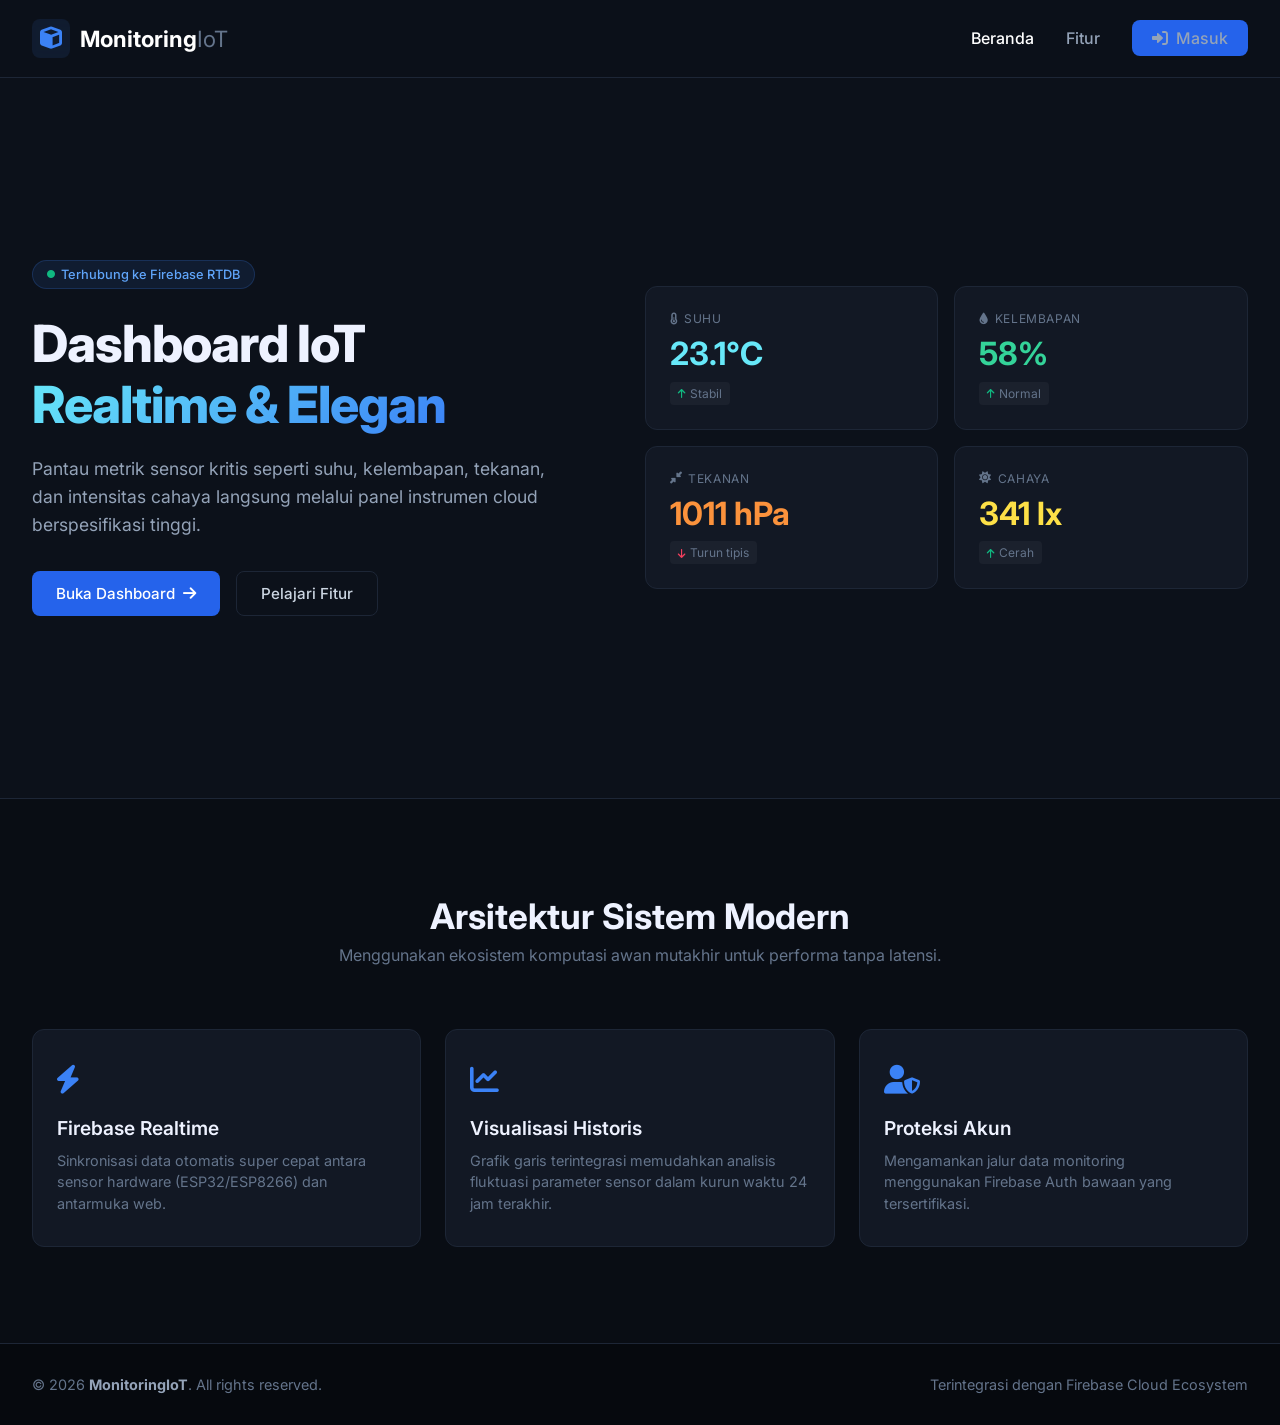
<file: index.html>
<!DOCTYPE html>
<html lang="id">
<head>
  <meta charset="UTF-8" />
  <meta name="viewport" content="width=device-width, initial-scale=1.0" />
  <title>Monitoring System | Realtime Dashboard - NextGen IoT</title>
  <meta name="description" content="Sistem monitoring sensor realtime berbasis Firebase dengan tampilan modern, elegan, dan matching dengan dashboard." />
  
  <link rel="stylesheet" href="https://cdnjs.cloudflare.com/ajax/libs/font-awesome/6.0.0-beta3/css/all.min.css" />
  <link href="https://fonts.googleapis.com/css2?family=Inter:wght@300;400;500;600;700;800&display=swap" rel="stylesheet" />
  
  <style>
    :root {
      --bg-main: #0c111a;       /* Warna background utama sesuai gambar */
      --bg-card: #121824;       /* Warna card gelap di gambar */
      --bg-card-hover: #182030; /* Warna card saat di-hover */
      --border-color: #1d2636;  /* Border tipis elegan */
      --text-main: #eef2ff;
      --text-muted: #64748b;
      
      /* Akses Warna Sensor dari Gambar */
      --color-suhu: #67e8f9;     /* Cyan */
      --color-kelembapan: #34d399;/* Hijau */
      --color-tekanan: #fb923c;   /* Oranye/Coklat */
      --color-cahaya: #fde047;    /* Kuning */
    }

    * {
      margin: 0;
      padding: 0;
      box-sizing: border-box;
    }

    body {
      font-family: 'Inter', sans-serif;
      background-color: var(--bg-main);
      color: var(--text-main);
      overflow-x: hidden;
      scroll-behavior: smooth;
    }

    /* Custom scrollbar */
    ::-webkit-scrollbar {
      width: 8px;
    }
    ::-webkit-scrollbar-track {
      background: var(--bg-main);
    }
    ::-webkit-scrollbar-thumb {
      background: #232d42;
      border-radius: 20px;
    }

    .container {
      max-width: 1280px;
      margin: 0 auto;
      padding: 0 2rem;
    }

    /* Gradient Text Matching */
    .gradient-text {
      background: linear-gradient(135deg, #67e8f9, #3b82f6);
      -webkit-background-clip: text;
      background-clip: text;
      color: transparent;
    }

    /* Navbar Modern */
    .navbar {
      position: sticky;
      top: 0;
      z-index: 100;
      backdrop-filter: blur(20px);
      background: rgba(12, 17, 26, 0.8);
      border-bottom: 1px solid var(--border-color);
    }
    .nav-container {
      display: flex;
      justify-content: space-between;
      align-items: center;
      padding: 1.2rem 2rem;
    }
    .logo {
      display: flex;
      align-items: center;
      gap: 10px;
      text-decoration: none;
      font-weight: 700;
      font-size: 1.4rem;
      color: white;
    }
    .logo i {
      color: #3b82f6;
      background: rgba(59, 130, 246, 0.1);
      padding: 8px;
      border-radius: 8px;
    }
    .logo strong {
      color: #64748b;
      font-weight: 400;
    }
    .nav-links {
      display: flex;
      gap: 2rem;
      list-style: none;
      align-items: center;
    }
    .nav-links a {
      text-decoration: none;
      color: #94a3b8;
      font-weight: 500;
      transition: 0.2s;
    }
    .nav-links a:hover, .nav-links a.active {
      color: white;
    }

    /* Buttons */
    .btn {
      padding: 8px 20px;
      border-radius: 8px;
      font-weight: 500;
      transition: all 0.2s ease;
      display: inline-flex;
      align-items: center;
      gap: 8px;
      cursor: pointer;
      text-decoration: none;
    }
    .btn-primary {
      background: #2563eb;
      color: white;
    }
    .btn-primary:hover {
      background: #1d4ed8;
      transform: translateY(-1px);
    }
    .btn-ghost {
      background: transparent;
      border: 1px solid var(--border-color);
      color: #cbd5e1;
    }
    .btn-ghost:hover {
      background: rgba(255, 255, 255, 0.05);
      color: white;
    }
    .btn-lg {
      padding: 12px 24px;
      font-size: 0.95rem;
    }

    /* Hero Section */
    .hero {
      min-height: 80vh;
      display: flex;
      align-items: center;
      padding: 4rem 0;
    }
    .hero-content {
      display: flex;
      align-items: center;
      justify-content: space-between;
      gap: 4rem;
      width: 100%;
    }
    .hero-text {
      flex: 1;
    }
    .badge {
      display: inline-flex;
      align-items: center;
      gap: 6px;
      background: rgba(59, 130, 246, 0.1);
      padding: 6px 14px;
      border-radius: 20px;
      font-size: 0.8rem;
      font-weight: 500;
      color: #60a5fa;
      border: 1px solid rgba(59, 130, 246, 0.2);
      margin-bottom: 1.5rem;
    }
    .hero-text h1 {
      font-size: 3.2rem;
      line-height: 1.2;
      font-weight: 800;
      margin-bottom: 1.2rem;
      letter-spacing: -0.02em;
    }
    .hero-text p {
      font-size: 1.1rem;
      color: #94a3b8;
      margin-bottom: 2rem;
      max-width: 520px;
      line-height: 1.6;
    }
    .hero-actions {
      display: flex;
      gap: 1rem;
    }

    /* Hero Visual: Replikasi Card dari Gambar */
    .hero-visual {
      flex: 1.1;
      display: grid;
      grid-template-columns: repeat(2, 1fr);
      gap: 1rem;
      position: relative;
    }
    .sensor-card {
      background: var(--bg-card);
      border: 1px solid var(--border-color);
      border-radius: 12px;
      padding: 1.5rem;
      position: relative;
    }
    .sensor-card .title {
      font-size: 0.75rem;
      text-transform: uppercase;
      letter-spacing: 0.05em;
      color: var(--text-muted);
      display: flex;
      align-items: center;
      gap: 6px;
      margin-bottom: 0.5rem;
    }
    .sensor-card .value {
      font-size: 2rem;
      font-weight: 700;
      margin-bottom: 0.5rem;
    }
    .sensor-card .status-indicator {
      display: inline-flex;
      align-items: center;
      gap: 4px;
      font-size: 0.75rem;
      background: rgba(255, 255, 255, 0.04);
      padding: 4px 8px;
      border-radius: 4px;
      color: var(--text-muted);
    }
    .sensor-card .status-indicator i {
      font-size: 0.65rem;
    }

    /* Warna Spesifik dari Gambar */
    .card-suhu .value { color: var(--color-suhu); }
    .card-kelembapan .value { color: var(--color-kelembapan); }
    .card-tekanan .value { color: var(--color-tekanan); }
    .card-cahaya .value { color: var(--color-cahaya); }

    /* Features Section */
    .features {
      padding: 6rem 0;
      border-top: 1px solid var(--border-color);
      background: #090d14;
    }
    .section-header {
      text-align: center;
      margin-bottom: 4rem;
    }
    .section-header h2 {
      font-size: 2.2rem;
      font-weight: 700;
      margin-bottom: 0.5rem;
    }
    .section-header p {
      color: var(--text-muted);
    }
    .features-grid {
      display: grid;
      grid-template-columns: repeat(auto-fit, minmax(250px, 1fr));
      gap: 1.5rem;
    }
    .feature-card {
      background: var(--bg-card);
      border: 1px solid var(--border-color);
      border-radius: 12px;
      padding: 2rem 1.5rem;
      transition: all 0.2s;
    }
    .feature-card:hover {
      background: var(--bg-card-hover);
      border-color: #3b82f6;
    }
    .feature-icon {
      font-size: 1.8rem;
      color: #3b82f6;
      margin-bottom: 1.2rem;
    }
    .feature-card h3 {
      font-size: 1.2rem;
      margin-bottom: 0.6rem;
      font-weight: 600;
    }
    .feature-card p {
      color: var(--text-muted);
      font-size: 0.9rem;
      line-height: 1.5;
    }

    /* Footer */
    footer {
      background: #06090e;
      border-top: 1px solid var(--border-color);
      padding: 2rem 0;
      font-size: 0.9rem;
      color: var(--text-muted);
    }
    .footer-container {
      display: flex;
      justify-content: space-between;
      align-items: center;
    }
    .copyright strong {
      color: #94a3b8;
    }

    /* Responsive */
    @media (max-width: 968px) {
      .hero-content { flex-direction: column; text-align: center; }
      .hero-text p { margin: 0 auto 2rem auto; }
      .hero-actions { justify-content: center; }
      .hero-visual { width: 100%; }
      .nav-container { padding: 1rem; }
      .nav-links { display: none; } /* Simpel untuk landing page */
    }
  </style>
</head>
<body>

<header class="navbar">
  <div class="container nav-container">
    <a href="#" class="logo">
      <i class="fas fa-cube"></i>
      <span>Monitoring<strong>IoT</strong></span>
    </a>
    <nav>
      <ul class="nav-links">
        <li><a href="#" class="active">Beranda</a></li>
        <li><a href="#features">Fitur</a></li>
        <li><a href="login.html" class="btn btn-primary"><i class="fas fa-sign-in-alt"></i> Masuk</a></li>
      </ul>
    </nav>
  </div>
</header>

<section class="hero">
  <div class="container hero-content">
    <div class="hero-text">
      <div class="badge">
        <i class="fas fa-circle" style="font-size: 8px; color: #10b981;"></i> Terhubung ke Firebase RTDB
      </div>
      <h1>Dashboard IoT <br><span class="gradient-text">Realtime & Elegan</span></h1>
      <p>Pantau metrik sensor kritis seperti suhu, kelembapan, tekanan, dan intensitas cahaya langsung melalui panel instrumen cloud berspesifikasi tinggi.</p>
      <div class="hero-actions">
        <a href="login.html" class="btn btn-primary btn-lg">Buka Dashboard <i class="fas fa-arrow-right"></i></a>
        <a href="#features" class="btn btn-ghost btn-lg">Pelajari Fitur</a>
      </div>
    </div>

    <div class="hero-visual">
      
      <div class="sensor-card card-suhu">
        <div class="title"><i class="fas fa-thermometer-half"></i> Suhu</div>
        <div class="value" id="live-suhu">23.1°C</div>
        <div class="status-indicator">
          <i class="fas fa-arrow-up" style="color: #10b981;"></i> Stabil
        </div>
      </div>

      <div class="sensor-card card-kelembapan">
        <div class="title"><i class="fas fa-tint"></i> Kelembapan</div>
        <div class="value">58%</div>
        <div class="status-indicator">
          <i class="fas fa-arrow-up" style="color: #10b981;"></i> Normal
        </div>
      </div>

      <div class="sensor-card card-tekanan">
        <div class="title"><i class="fas fa-compress-alt"></i> Tekanan</div>
        <div class="value">1011 hPa</div>
        <div class="status-indicator">
          <i class="fas fa-arrow-down" style="color: #f43f5e;"></i> Turun tipis
        </div>
      </div>

      <div class="sensor-card card-cahaya">
        <div class="title"><i class="fas fa-sun"></i> Cahaya</div>
        <div class="value">341 lx</div>
        <div class="status-indicator">
          <i class="fas fa-arrow-up" style="color: #10b981;"></i> Cerah
        </div>
      </div>

    </div>
  </div>
</section>

<section id="features" class="features">
  <div class="container">
    <div class="section-header">
      <h2>Arsitektur Sistem Modern</h2>
      <p>Menggunakan ekosistem komputasi awan mutakhir untuk performa tanpa latensi.</p>
    </div>
    <div class="features-grid">
      <div class="feature-card">
        <div class="feature-icon"><i class="fas fa-bolt"></i></div>
        <h3>Firebase Realtime</h3>
        <p>Sinkronisasi data otomatis super cepat antara sensor hardware (ESP32/ESP8266) dan antarmuka web.</p>
      </div>
      <div class="feature-card">
        <div class="feature-icon"><i class="fas fa-chart-line"></i></div>
        <h3>Visualisasi Historis</h3>
        <p>Grafik garis terintegrasi memudahkan analisis fluktuasi parameter sensor dalam kurun waktu 24 jam terakhir.</p>
      </div>
      <div class="feature-card">
        <div class="feature-icon"><i class="fas fa-user-shield"></i></div>
        <h3>Proteksi Akun</h3>
        <p>Mengamankan jalur data monitoring menggunakan Firebase Auth bawaan yang tersertifikasi.</p>
      </div>
    </div>
  </div>
</section>

<footer>
  <div class="container footer-container">
    <div class="copyright">
      &copy; 2026 <strong>MonitoringIoT</strong>. All rights reserved.
    </div>
    <div>
      Terintegrasi dengan Firebase Cloud Ecosystem
    </div>
  </div>
</footer>

<script>
  // Efek mikro realtime tiruan pada landing page agar terlihat hidup sebelum dihubungkan ke Firebase asli
  setInterval(() => {
    const suhuElem = document.getElementById('live-suhu');
    const baseSuhu = 23.1;
    // Fluktuasi kecil +/- 0.2 derajat
    const randomShift = (Math.random() * 0.4 - 0.2).toFixed(1);
    const finalSuhu = (baseSuhu + parseFloat(randomShift)).toFixed(1);
    suhuElem.innerText = `${finalSuhu}°C`;
  }, 3000);
</script>
</body>
</html>
</file>
